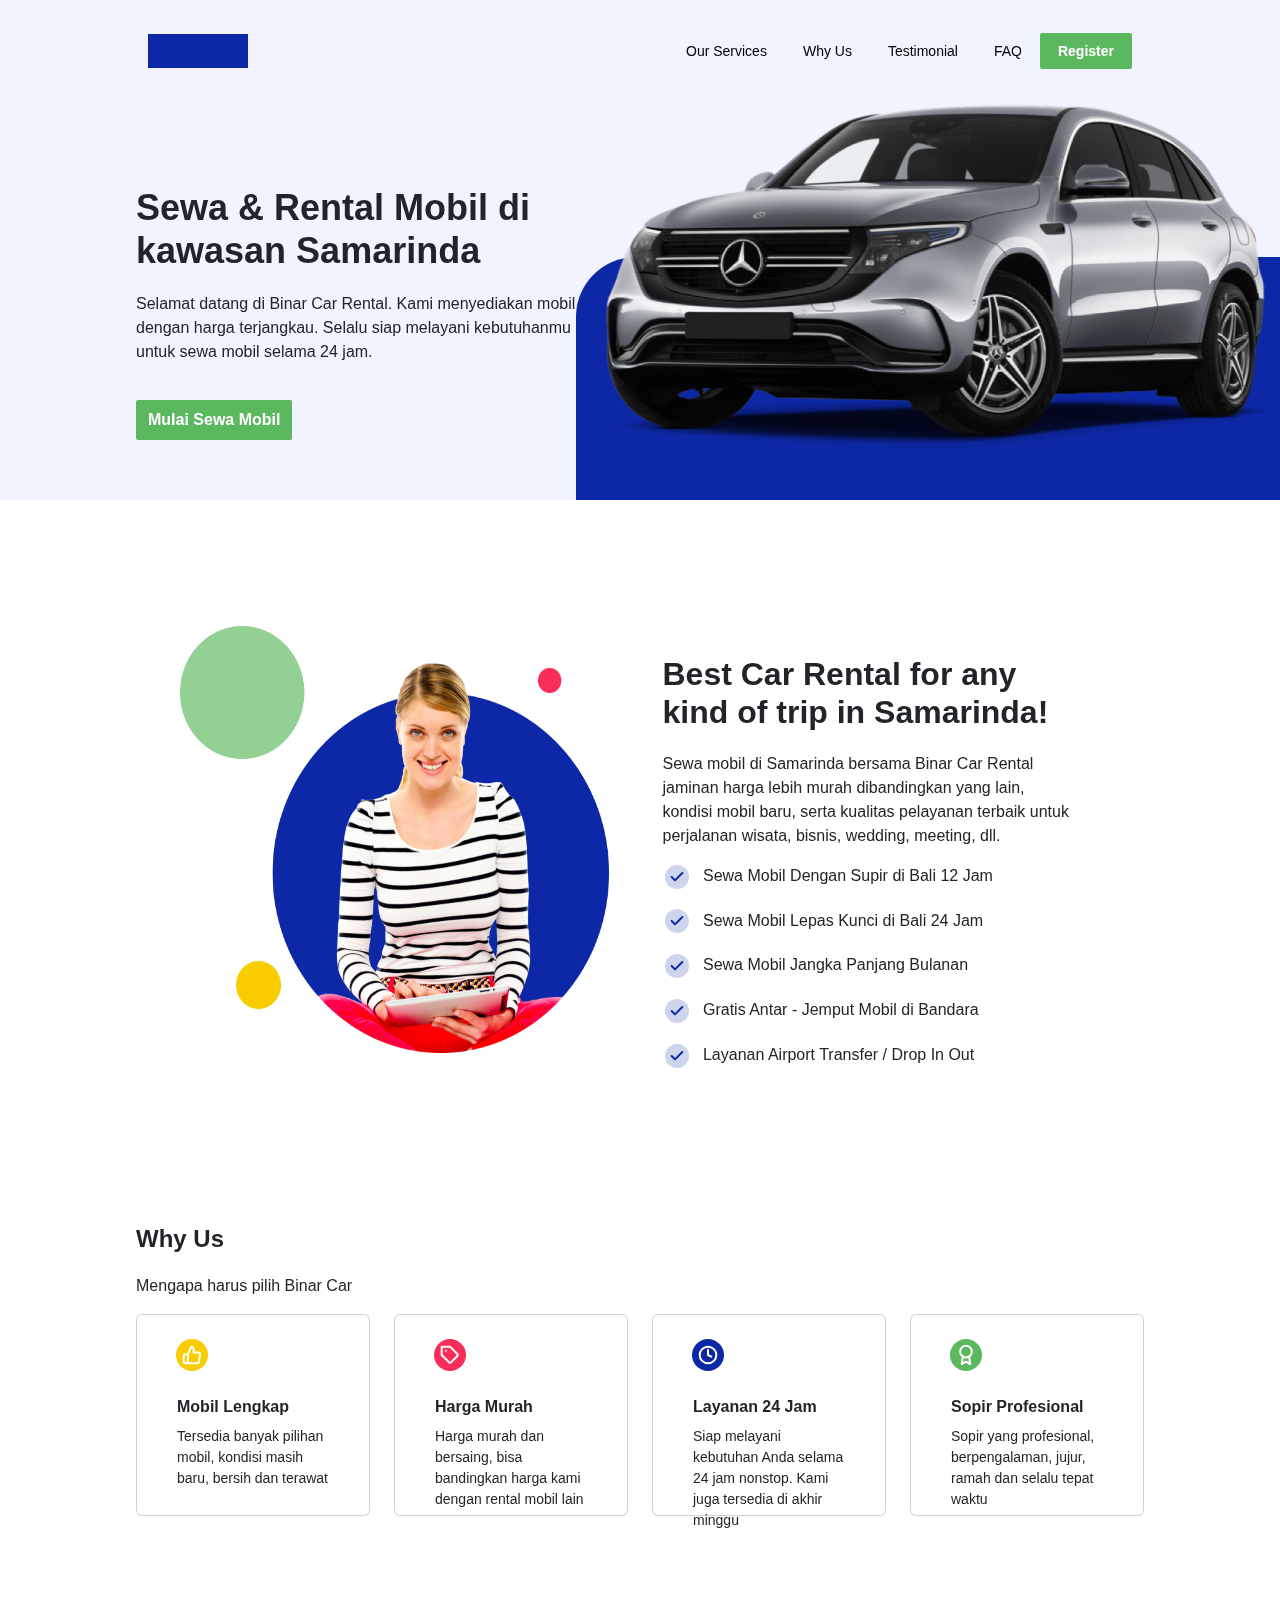
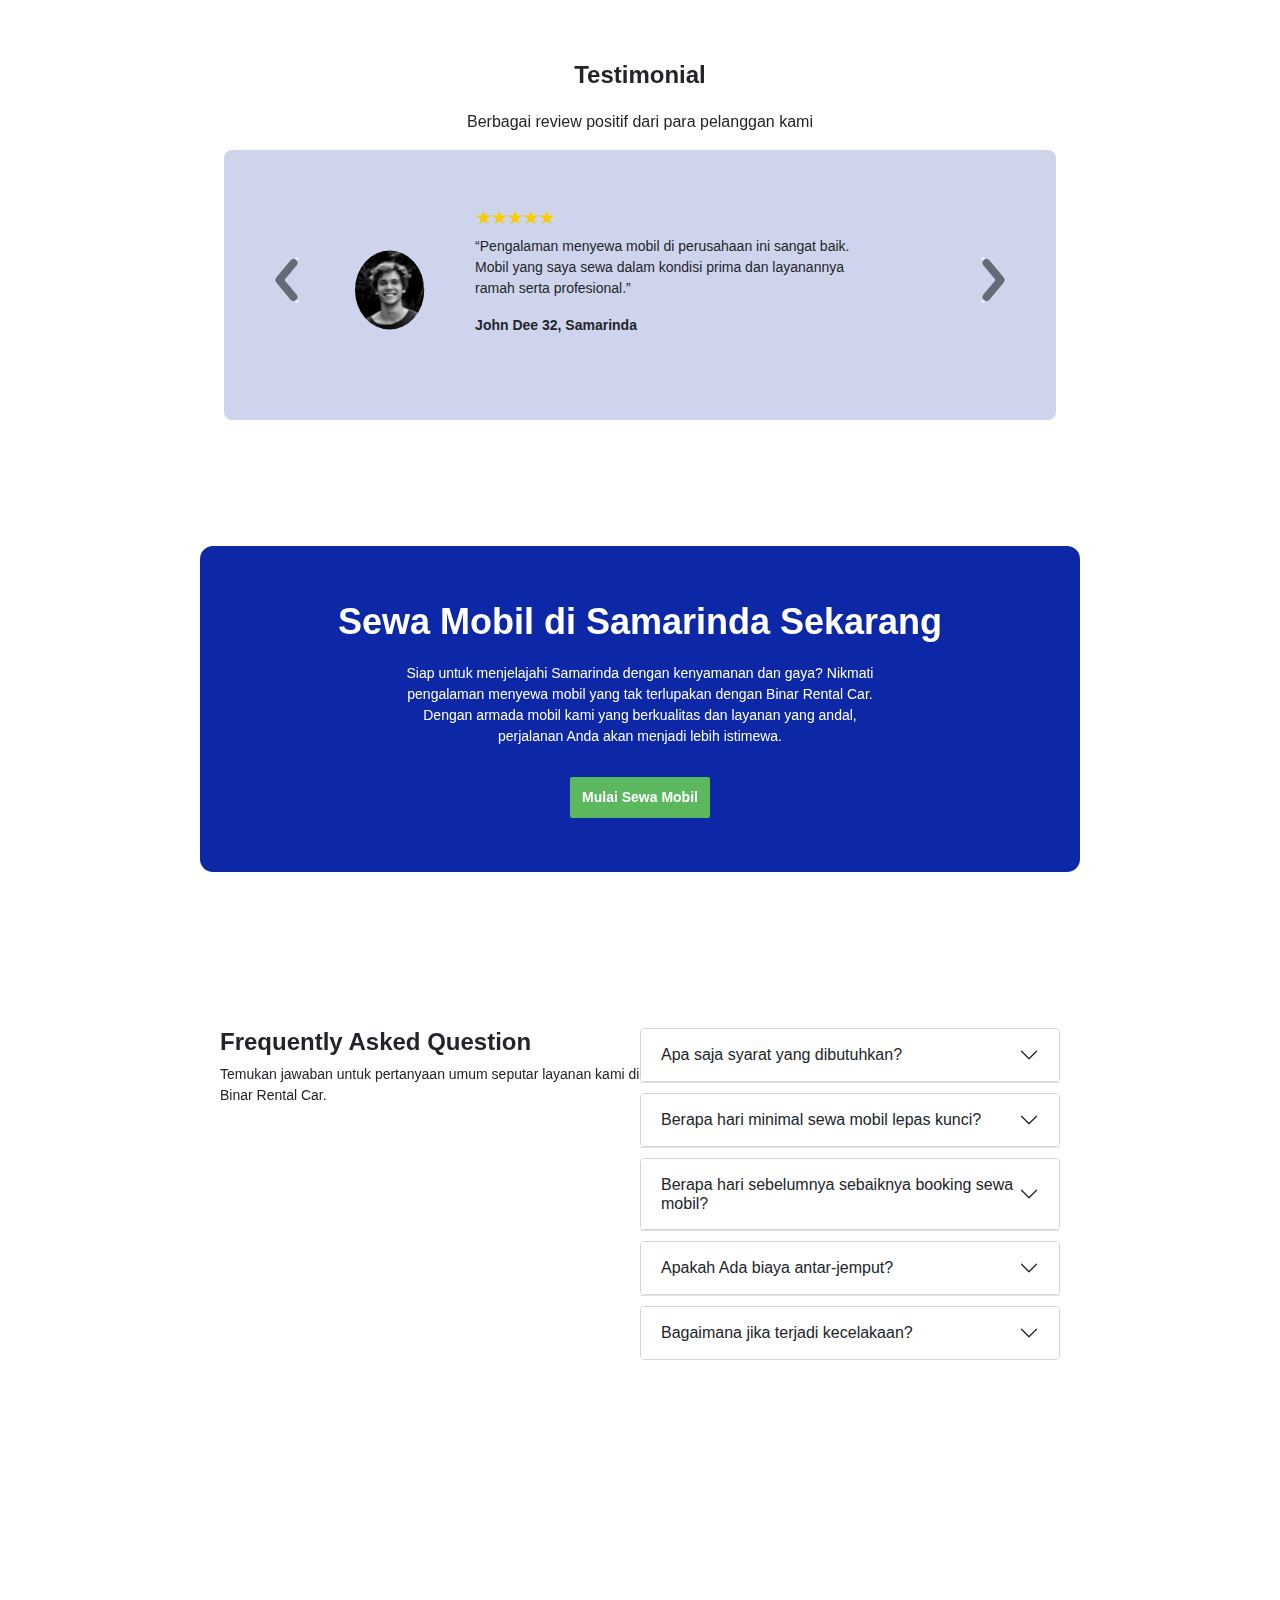
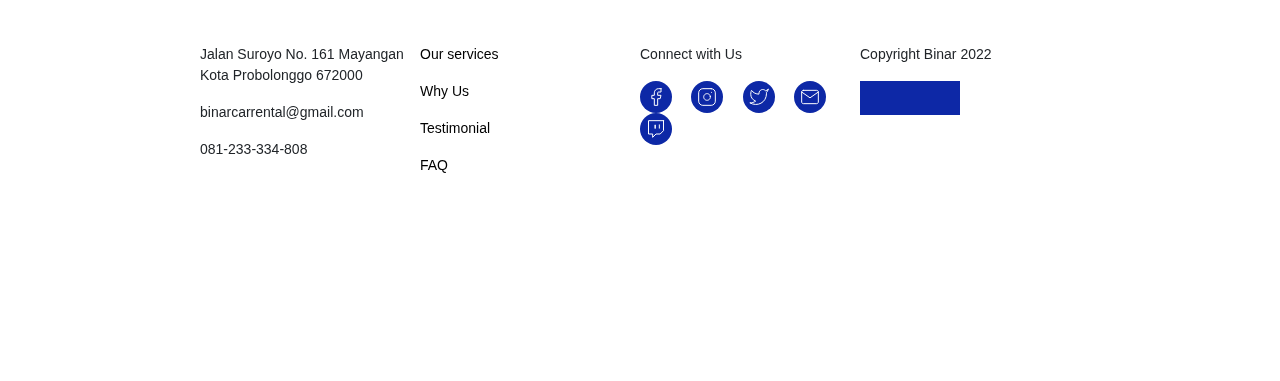
<file: index.html>
<!DOCTYPE html>
<html lang="en">
<head>
    <meta charset="UTF-8">
    <meta name="viewport" content="width=device-width, initial-scale=1.0">
    <title>Binar Rental Car</title>
    <link rel="icon" href="assets/img/car.png">
    <link rel="stylesheet" href="assets/css/bootstrap.min.css">
    <link rel="stylesheet" href="assets/css/style.css">
    <link href="https://cdn.jsdelivr.net/npm/bootstrap@5.3.1/dist/css/bootstrap.min.css" rel="stylesheet" integrity="sha384-4bw+/aepP/YC94hEpVNVgiZdgIC5+VKNBQNGCHeKRQN+PtmoHDEXuppvnDJzQIu9" crossorigin="anonymous">
</head>
<body>
    <div id="hero">
        <nav id="container-navigation" class="navbar navbar-expand-lg">
            <div class="container-fluid">
                <a class="navbar-brand" href="#"></a>
                <button class="navbar-toggler" type="button" data-bs-toggle="collapse" data-bs-target="#navbarNav" aria-controls="navbarNav" aria-expanded="false" aria-label="Toggle navigation">
                    <span class="navbar-toggler-icon"></span>
                </button>            
                <div id="layer"></div>
                <div class="collapse navbar-collapse" id="navbarNav">
                    <ul class="navbar-nav ms-auto">
                        <li class="nav-item">
                            <a class="nav-link active" aria-current="page" href="#main">Our Services</a>
                        </li>
                        <li class="nav-item ">
                            <a class="nav-link active" href="#why-us">Why Us</a>
                        </li>
                        <li class="nav-item ">
                            <a class="nav-link active" href="#testimonial">Testimonial</a>
                        </li>
                        <li class="nav-item ">
                            <a class="nav-link active" href="#fqa">FAQ</a>
                        </li>
                        <li class="nav-item register-button">
                            <a class="nav-link active" href="#">Register</a>
                        </li>
                    </ul>
                </div>
                <div id="sidebar">
                    <div id="container-sidebar" class="none">
                        <div>
                            <span id="bcr">
                                <a href="#">BCR</a>
                            </span>
                            <span id="exit">
                                <button><img src="assets/img/fi_x.svg" width="24px" alt=""></button>
                            </span>
                        </div>
                        <div id="sidebar-navigation">
                            <ul class="navbar-nav ms-auto">
                                <li class="nav-item">
                                    <a class="nav-link active" aria-current="page" href="#main">Our Services</a>
                                </li>
                                <li class="nav-item ">
                                    <a class="nav-link active" href="#why-us">Why Us</a>
                                </li>
                                <li class="nav-item ">
                                    <a class="nav-link active" href="#testimonial">Testimonial</a>
                                </li>
                                <li class="nav-item ">
                                    <a class="nav-link active" href="#fqa">FAQ</a>
                                </li>
                                <li class="nav-item sidebar-register">
                                    <a class="nav-link active" href="#">Register</a>
                                </li>
                            </ul>
                        </div>
                    </div>
                </div>
            </div>
        </nav>
        <div id="hero-content">
            <div id="hero-text">
                <h1>Sewa &amp; Rental Mobil di<br>
                    kawasan Samarinda
                </h1>
                <p>
                    Selamat datang di Binar Car Rental. Kami menyediakan mobil kualitas<br>dengan harga terjangkau. Selalu siap melayani kebutuhanmu<br>untuk sewa mobil selama 24 jam.
                </p>
                <a class="nav-link active" href="#">Mulai Sewa Mobil</a>
            </div>
            <div id="hero-image">
                <img src="assets/img/img_car.png" alt="">
            </div>
        </div>
    </div>
    <div id="main" class="d-flex justify-content-center">
        <div id="main-image">
            <img src="assets/img/img_service.png" alt="">
        </div>
        <div id="main-content">
            <h2>Best Car Rental for any kind of trip in Samarinda!</h2>
            <p>Sewa mobil di Samarinda bersama Binar Car Rental jaminan harga lebih murah dibandingkan yang lain, kondisi mobil baru, serta kualitas pelayanan terbaik untuk perjalanan wisata, bisnis, wedding, meeting, dll.</p>
            <ul>
                <li>
                    <img src="assets/img/check-list.svg" alt="" class="check-icon">
                    <span>Sewa Mobil Dengan Supir di Bali 12 Jam</span>
                </li>
                <li>
                    <img src="assets/img/check-list.svg" alt="" class="check-icon">
                    <span>Sewa Mobil Lepas Kunci di Bali 24 Jam</span>
                </li>
                <li>
                    <img src="assets/img/check-list.svg" alt="" class="check-icon">
                    <span>Sewa Mobil Jangka Panjang Bulanan</span>
                </li>
                <li>
                    <img src="assets/img/check-list.svg" alt="" class="check-icon">
                    <span>Gratis Antar - Jemput Mobil di Bandara</span>
                </li>
                <li>
                    <img src="assets/img/check-list.svg" alt="" class="check-icon">
                    <span>Layanan Airport Transfer / Drop In Out</span>
                </li>
            </ul>
        </div>
    </div>
    <div id="why-us">
        <h2>Why Us</h2>
        <p>Mengapa harus pilih Binar Car</p>
        <div id="card">
            <div id="card-container" class="row row-cols-1 row-cols-md-4 g-4">
                <div class="col">
                  <div class="card p-4">
                    <img src="assets/img/icon_complete.svg" class="card-img-top" alt="...">
                    <div class="card-body">
                      <h5 class="card-title">Mobil Lengkap</h5>
                      <p class="card-text">Tersedia banyak pilihan mobil, kondisi masih baru, bersih dan terawat</p>
                    </div>
                  </div>
                </div>
                <div class="col">
                  <div class="card p-4">
                    <img src="assets/img//icon_price.svg" class="card-img-top" alt="...">
                    <div class="card-body">
                      <h5 class="card-title">Harga Murah</h5>
                      <p class="card-text">Harga murah dan bersaing, bisa bandingkan harga kami dengan rental mobil lain</p>
                    </div>
                  </div>
                </div>
                <div class="col">
                  <div class="card p-4">
                    <img src="assets/img/icon_24hrs.svg" class="card-img-top" alt="...">
                    <div class="card-body">
                      <h5 class="card-title">Layanan 24 Jam</h5>
                      <p class="card-text">Siap melayani kebutuhan Anda selama 24 jam nonstop. Kami juga tersedia di akhir minggu</p>
                    </div>
                  </div>
                </div>
                <div class="col">
                  <div class="card p-4">
                    <img src="assets/img/icon_professional.svg" class="card-img-top" alt="...">
                    <div class="card-body">
                      <h5 class="card-title">Sopir Profesional</h5>
                      <p class="card-text">Sopir yang profesional, berpengalaman, jujur, ramah dan selalu tepat waktu</p>
                    </div>
                  </div>
                </div>
              </div>
        </div>
    </div>
    <div id="testimonial">
        <h2>Testimonial</h2>
        <p>Berbagai review positif dari para pelanggan kami</p>
        
        <div id="carouselExample" class="carousel slide">
            <div class="carousel-inner">
                <div class="carousel-item active">
                    <div class="w-100">
                        <div class="testimonial-content">
                            <img src="assets/img/img_photo.svg" alt="" width="70.22px">
                            <div class="testimonial-review">
                                <img src="assets/img/Rate.svg" alt="" width="80px" height="16px">
                                <p>“Pengalaman menyewa mobil di perusahaan ini sangat baik. Mobil yang saya sewa dalam kondisi prima dan layanannya ramah serta profesional.”</p>
                                <p><strong>John Dee 32, Samarinda</strong></p>
                            </div>
                        </div>
                    </div>
                </div>
                <div class="carousel-item">
                  <div class="w-100">
                    <div class="testimonial-content">
                        <img src="assets/img/img_photo.svg" alt="" width="70.22px">
                        <div class="testimonial-review">
                            <img src="assets/img/Rate.svg" alt="" width="80px" height="16px">
                            <p>“Saya senang dengan pilihan mobil yang variatif dan kondisinya yang terawat dengan baik. Pemesanan online juga sangat mudah.”</p>
                            <p><strong>Rizky 22, Samarinda</strong></p>
                        </div>
                    </div>
                    </div>
                </div>
                <div class="carousel-item">
                    <div class="w-100">
                        <div class="testimonial-content">
                            <img src="assets/img/img_photo.svg" alt="" width="70.22px">
                            <div class="testimonial-review">
                                <img src="assets/img/Rate.svg" alt="" width="80px" height="16px">
                                <p>“Pertama kali mencoba layanan sewa mobil di sini dan saya cukup puas dengan pengalaman tersebut. Mobil yang disediakan dalam keadaan bersih dan terawat. ”</p>
                                <p><strong>Dian 24, Samarinda</strong></p>
                            </div>
                        </div>
                    </div>
                </div>
            </div>
            <button class="carousel-control-prev" type="button" data-bs-target="#carouselExample" data-bs-slide="prev">
              <img src="assets/img/Left button.svg" class="carousel-control-prev-icon" aria-hidden="true">
              <span class="visually-hidden">Previous</span>
            </button>
            <button class="carousel-control-next" type="button" data-bs-target="#carouselExample" data-bs-slide="next">
              <img src="assets/img/Right button.svg" class="carousel-control-next-icon" aria-hidden="true">
              <span class="visually-hidden">Next</span>
            </button>
          </div>
    
        </div>
    </div>
    <div id="started">
        <div id="container-started">
            <div id="started-content">
                <h2>Sewa Mobil di Samarinda Sekarang</h2>
                <p>Siap untuk menjelajahi Samarinda dengan kenyamanan dan gaya? Nikmati pengalaman menyewa mobil yang tak terlupakan dengan Binar Rental Car. Dengan armada mobil kami yang berkualitas dan layanan yang andal, perjalanan Anda akan menjadi lebih istimewa. </p>
                <a id="rentcar" class="nav-link active" href="#">Mulai Sewa Mobil</a>
            </div>
        </div>
    </div>
    <div id="fqa">
        <div id="container-fqa">
            <div id="left-fqa">
                <h2>Frequently Asked Question</h2>
                <p>Temukan jawaban untuk pertanyaan umum seputar layanan kami di Binar Rental Car.</p>
            </div>
            <div id="right-fqa" class="dropdown">
                
                <div class="accordion accordion-flush" id="accordionFlushExample">
                    <div class="accordion-item">
                      <h2 class="accordion-header fqa-button">
                        <button class="accordion-button collapsed" type="button" data-bs-toggle="collapse" data-bs-target="#flush-collapseOne" aria-expanded="false" aria-controls="flush-collapseOne">
                        Apa saja syarat yang dibutuhkan?
                        </button>
                      </h2>
                      <div id="flush-collapseOne" class="accordion-collapse collapse" data-bs-parent="#accordionFlushExample">
                        <div class="accordion-body">Untuk menyewa mobil di perusahaan kami, Anda perlu memiliki SIM (Surat Izin Mengemudi) yang masih berlaku, kartu identitas diri yang sah, dan deposit sesuai dengan jenis mobil yang Anda pilih. Deposit akan dikembalikan setelah mobil dikembalikan dalam kondisi baik.</div>
                      </div>
                    </div>
                    <div class="accordion-item">
                      <h2 class="accordion-header fqa-button">
                        <button class="accordion-button collapsed" type="button" data-bs-toggle="collapse" data-bs-target="#flush-collapseTwo" aria-expanded="false" aria-controls="flush-collapseTwo">
                            Berapa hari minimal sewa mobil lepas kunci?
                        </button>
                      </h2>
                      <div id="flush-collapseTwo" class="accordion-collapse collapse" data-bs-parent="#accordionFlushExample">
                        <div class="accordion-body">Hari minimal sewa mobil lepas kunci di perusahaan kami adalah 1 hari (24 jam). Jika Anda membutuhkan waktu lebih singkat, Anda masih akan dikenakan biaya sewa untuk 1 hari penuh.</div>
                      </div>
                    </div>
                    <div class="accordion-item">
                      <h2 class="accordion-header fqa-button">
                        <button class="accordion-button collapsed" type="button" data-bs-toggle="collapse" data-bs-target="#flush-collapseThree" aria-expanded="false" aria-controls="flush-collapseThree">
                            Berapa hari sebelumnya sebaiknya booking sewa mobil?
                        </button>
                      </h2>
                      <div id="flush-collapseThree" class="accordion-collapse collapse" data-bs-parent="#accordionFlushExample">
                        <div class="accordion-body">Kami merekomendasikan Anda untuk melakukan pemesanan sewa mobil secepatnya, minimal 3-7 hari sebelum rencana pemakaian. Hal ini akan membantu kami untuk memastikan ketersediaan mobil yang sesuai dengan kebutuhan Anda.</div>
                      </div>
                    </div>
                    <div class="accordion-item">
                      <h2 class="accordion-header fqa-button">
                        <button class="accordion-button collapsed" type="button" data-bs-toggle="collapse" data-bs-target="#flush-collapseFour" aria-expanded="false" aria-controls="flush-collapseFour">
                            Apakah Ada biaya antar-jemput?
                        </button>
                      </h2>
                      <div id="flush-collapseFour" class="accordion-collapse collapse" data-bs-parent="#accordionFlushExample">
                        <div class="accordion-body">Ya, kami menyediakan layanan antar-jemput dengan biaya tambahan tergantung lokasi pengantaran. Biaya ini dapat bervariasi berdasarkan jarak dan jenis mobil yang Anda pilih. Untuk informasi lebih lanjut, silakan hubungi tim layanan pelanggan kami.</div>
                      </div>
                    </div>
                    <div class="accordion-item">
                      <h2 class="accordion-header fqa-button">
                        <button class="accordion-button collapsed" type="button" data-bs-toggle="collapse" data-bs-target="#flush-collapseFive" aria-expanded="false" aria-controls="flush-collapseFive">
                            Bagaimana jika terjadi kecelakaan?
                        </button>
                      </h2>
                      <div id="flush-collapseFive" class="accordion-collapse collapse" data-bs-parent="#accordionFlushExample">
                        <div class="accordion-body">Jika terjadi kecelakaan, segera hubungi tim layanan pelanggan kami dan laporkan kejadian tersebut. Pastikan Anda juga menghubungi pihak berwenang jika diperlukan. Semua mobil kami dilengkapi dengan asuransi standar untuk perlindungan, namun, pastikan untuk membaca dan memahami ketentuan dan tanggung jawab dalam perjanjian sewa kami.</div>
                      </div>
                    </div>
                </div>
            </div>
            
        </div>
    </div>
    <div id="footer">
        <div id="container-footer">
            <div>
                <p>Jalan Suroyo No. 161 Mayangan Kota Probolonggo 672000</p>
                <p>binarcarrental@gmail.com</p>
                <p>081-233-334-808</p>
            </div>
            <div id="footer-link">
                <p>
                    <a href="#main">Our services</a>
                </p>
                <p>
                    <a href="#why-us">Why Us</a>
                </p>
                <p>
                    <a href="#testimonial">Testimonial</a>
                </p>
                <p>
                    <a href="#fqa">FAQ</a>
                </p>
            </div>
            <div class="connect">
                <p>Connect with Us</p>
                <div class="social">
                    <img src="assets/img/icon_facebook.svg" alt="">
                    <img src="assets/img/icon_instagram.svg" alt="">
                    <img src="assets/img/icon_twitter.svg" alt="">
                    <img src="assets/img/icon_mail.svg" alt="">
                    <img src="assets/img/icon_twitch.svg" alt="">
                </div>
            </div>
            <div>
                <p>Copyright Binar 2022</p>
                <a id="copyright" href="#"></a>
            </div>
        </div>
    </div>
<script src="assets/js/bootstrap.min.js"></script>
<script src="assets/js/script.js"></script>
<script src="https://cdn.jsdelivr.net/npm/bootstrap@5.3.1/dist/js/bootstrap.bundle.min.js" integrity="sha384-HwwvtgBNo3bZJJLYd8oVXjrBZt8cqVSpeBNS5n7C8IVInixGAoxmnlMuBnhbgrkm" crossorigin="anonymous"></script>
</body>
</html>
</file>
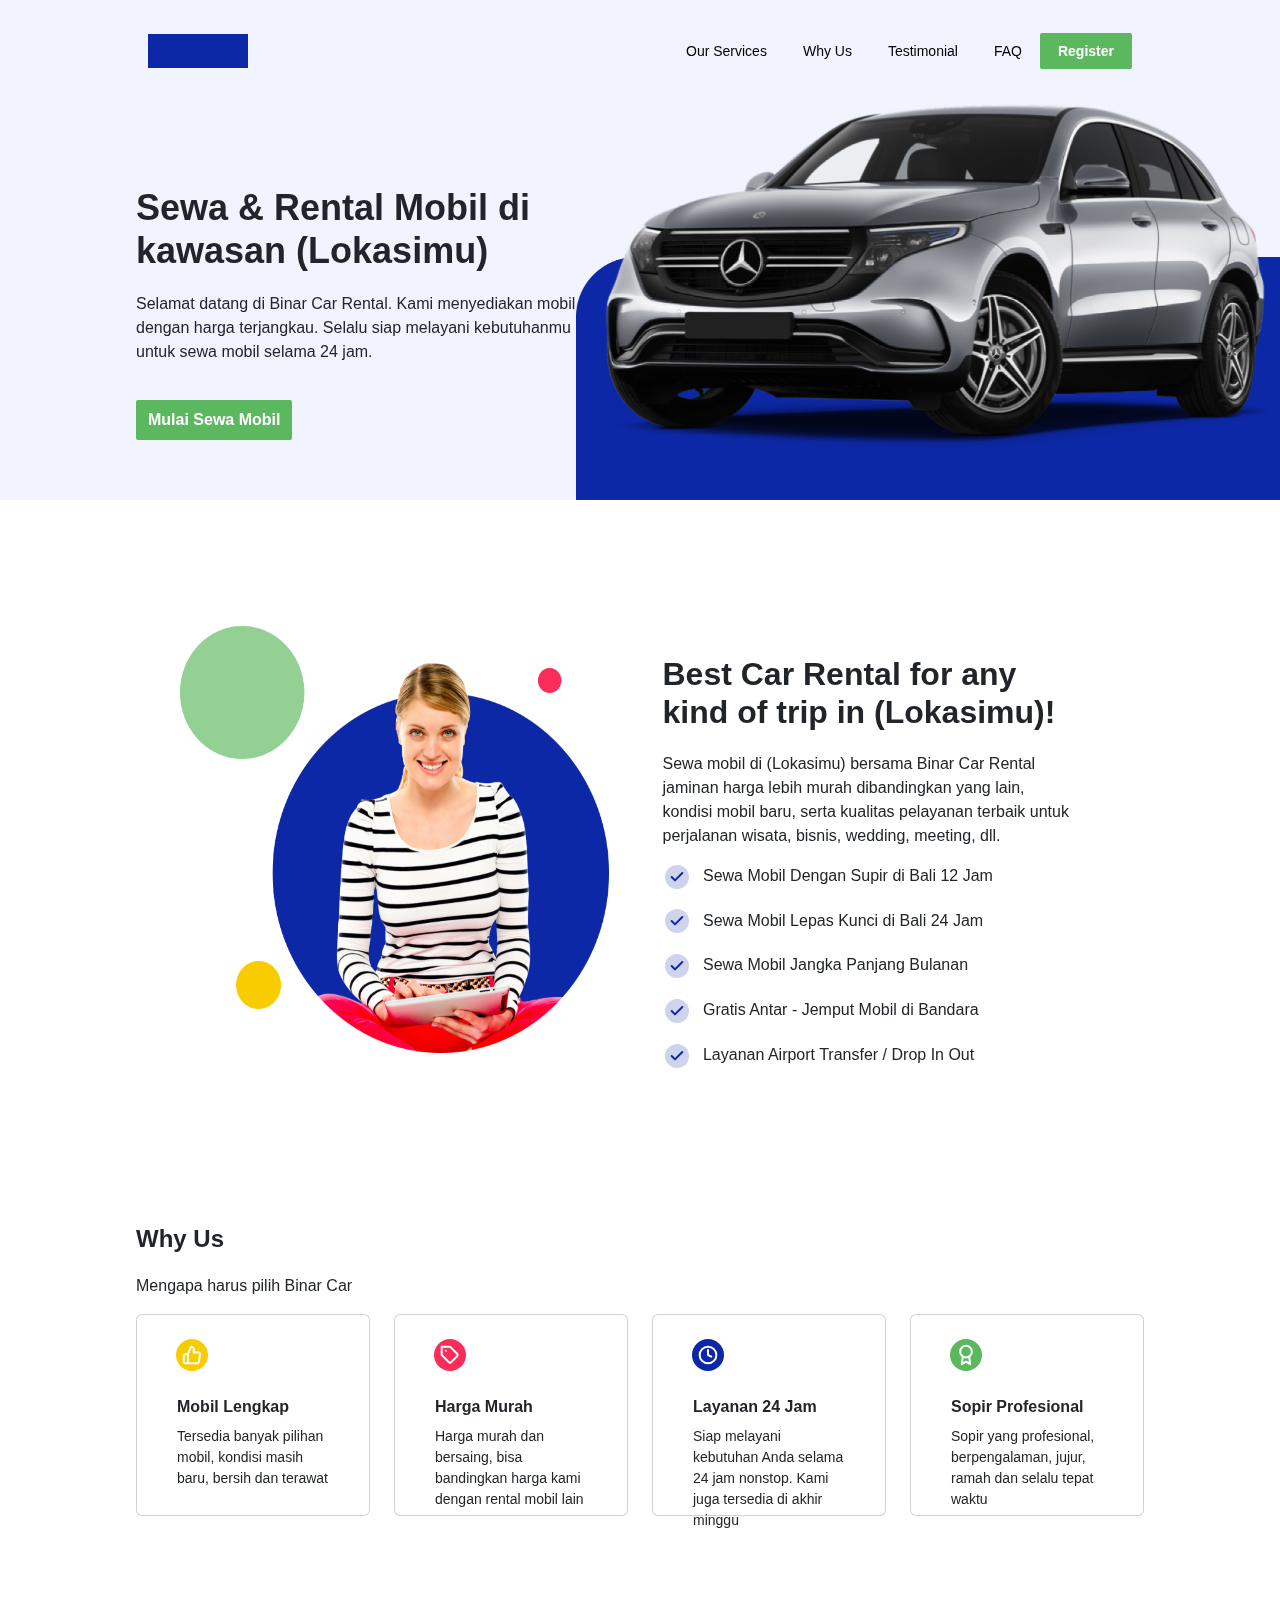
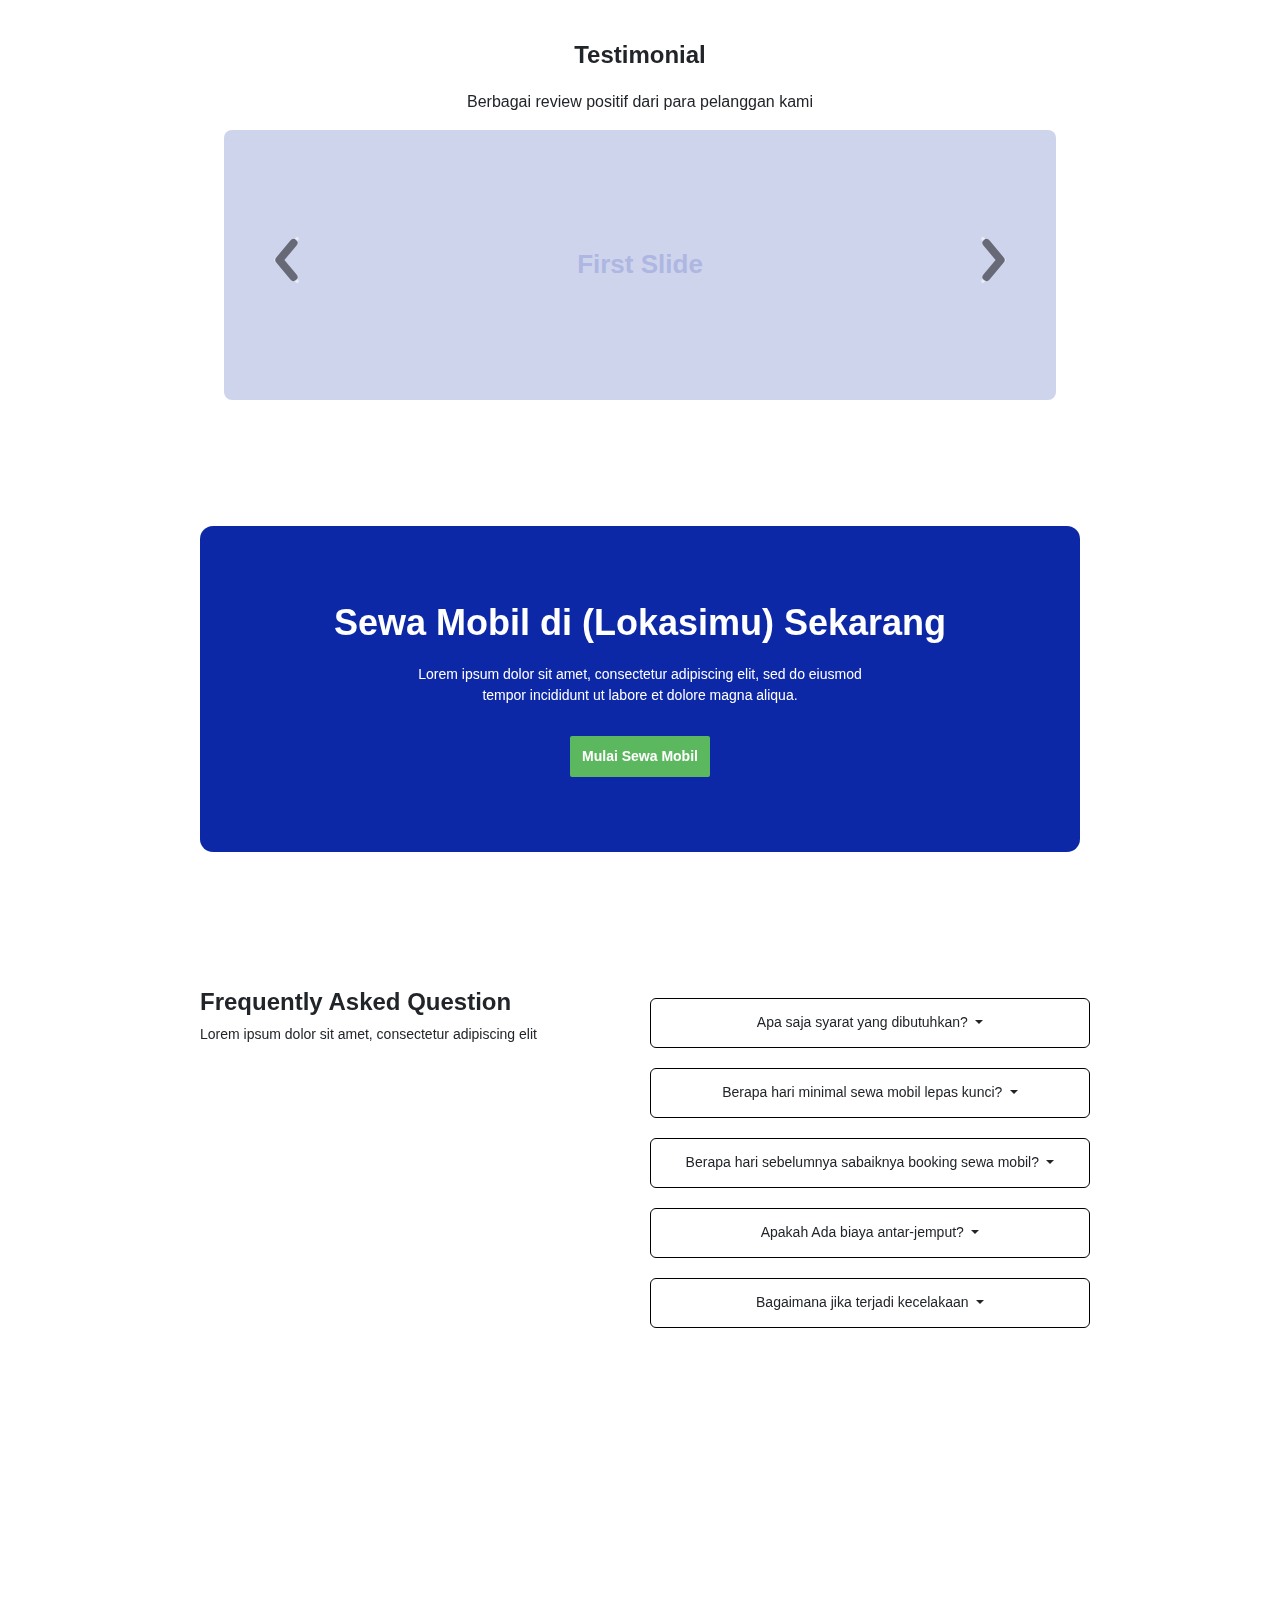
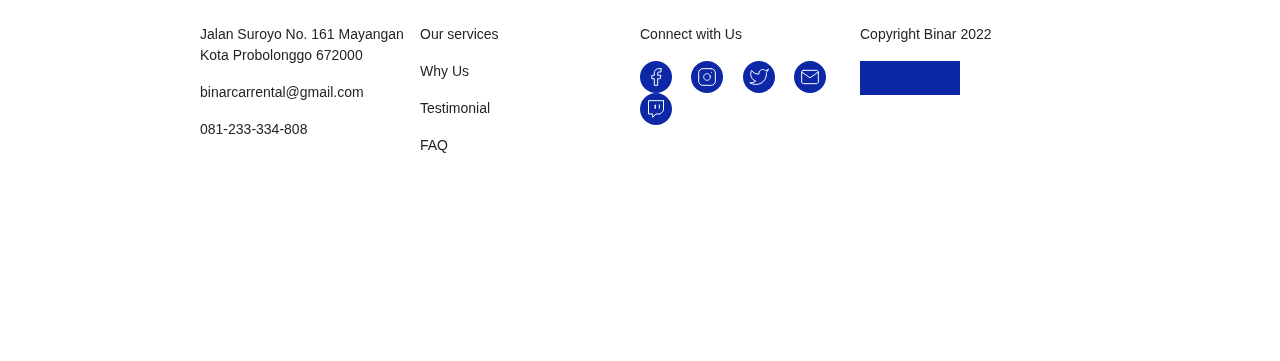
<file: challenge-01/index.html>
<!DOCTYPE html>
<html lang="en">
<head>
    <meta charset="UTF-8">
    <meta name="viewport" content="width=device-width, initial-scale=1.0">
    <title>Document</title>
    <link rel="stylesheet" href="css/bootstrap.min.css">
    <link rel="stylesheet" href="css/style.css">
    <link href="https://cdn.jsdelivr.net/npm/bootstrap@5.3.1/dist/css/bootstrap.min.css" rel="stylesheet" integrity="sha384-4bw+/aepP/YC94hEpVNVgiZdgIC5+VKNBQNGCHeKRQN+PtmoHDEXuppvnDJzQIu9" crossorigin="anonymous">
</head>
<body>
    <div id="hero">
        <nav id="container-navigation" class="navbar navbar-expand-lg">
            <div class="container-fluid">
                <a class="navbar-brand" href="#"></a>
                <button class="navbar-toggler" type="button" data-bs-toggle="collapse" data-bs-target="#navbarNav" aria-controls="navbarNav" aria-expanded="false" aria-label="Toggle navigation">
                    <span class="navbar-toggler-icon"></span>
                </button>            
                <div id="layer"></div>
                <div class="collapse navbar-collapse" id="navbarNav">
                    <ul class="navbar-nav ms-auto">
                        <li class="nav-item">
                            <a class="nav-link active" aria-current="page" href="#">Our Services</a>
                        </li>
                        <li class="nav-item ">
                            <a class="nav-link active" href="#">Why Us</a>
                        </li>
                        <li class="nav-item ">
                            <a class="nav-link active" href="#">Testimonial</a>
                        </li>
                        <li class="nav-item ">
                            <a class="nav-link active" >FAQ</a>
                        </li>
                        <li class="nav-item register-button">
                            <a class="nav-link active" href="#">Register</a>
                        </li>
                    </ul>
                </div>
                <div id="sidebar">
                    <div id="container-sidebar" class="none">
                        <span id="cbr">
                            <a href="#">CBR</a>
                        </span>
                        <span id="exit">
                            <button><img src="img/fi_x.svg" width="24px" alt=""></button>
                        </span>
                    </div>
                </div>
            </div>
        </nav>
        <div id="hero-content">
            <div id="hero-text">
                <h1>Sewa &amp; Rental Mobil di<br>
                    kawasan (Lokasimu)
                </h1>
                <p>
                    Selamat datang di Binar Car Rental. Kami menyediakan mobil kualitas<br>dengan harga terjangkau. Selalu siap melayani kebutuhanmu<br>untuk sewa mobil selama 24 jam.
                </p>
                <a class="nav-link active" href="#">Mulai Sewa Mobil</a>
            </div>
            <div id="hero-image">
                <img src="img/img_car.png" alt="">
            </div>
        </div>
    </div>
    <div id="main" class="d-flex justify-content-center">
        <div id="main-image">
            <img src="img/img_service.png" alt="">
        </div>
        <div id="main-content">
            <h2>Best Car Rental for any kind of trip in (Lokasimu)!</h2>
            <p>Sewa mobil di (Lokasimu) bersama Binar Car Rental jaminan harga lebih murah dibandingkan yang lain, kondisi mobil baru, serta kualitas pelayanan terbaik untuk perjalanan wisata, bisnis, wedding, meeting, dll.</p>
            <ul>
                <li>
                    <img src="img/check-list.svg" alt="" class="check-icon">
                    <span>Sewa Mobil Dengan Supir di Bali 12 Jam</span>
                </li>
                <li>
                    <img src="img/check-list.svg" alt="" class="check-icon">
                    <span>Sewa Mobil Lepas Kunci di Bali 24 Jam</span>
                </li>
                <li>
                    <img src="img/check-list.svg" alt="" class="check-icon">
                    <span>Sewa Mobil Jangka Panjang Bulanan</span>
                </li>
                <li>
                    <img src="img/check-list.svg" alt="" class="check-icon">
                    <span>Gratis Antar - Jemput Mobil di Bandara</span>
                </li>
                <li>
                    <img src="img/check-list.svg" alt="" class="check-icon">
                    <span>Layanan Airport Transfer / Drop In Out</span>
                </li>
            </ul>
        </div>
    </div>
    <div id="why-us">
        <h2>Why Us</h2>
        <p>Mengapa harus pilih Binar Car</p>
        <div id="card">
            <div id="card-container" class="row row-cols-1 row-cols-md-4 g-4">
                <div class="col">
                  <div class="card p-4">
                    <img src="img/icon_complete.svg" class="card-img-top" alt="...">
                    <div class="card-body">
                      <h5 class="card-title">Mobil Lengkap</h5>
                      <p class="card-text">Tersedia banyak pilihan mobil, kondisi masih baru, bersih dan terawat</p>
                    </div>
                  </div>
                </div>
                <div class="col">
                  <div class="card p-4">
                    <img src="img//icon_price.svg" class="card-img-top" alt="...">
                    <div class="card-body">
                      <h5 class="card-title">Harga Murah</h5>
                      <p class="card-text">Harga murah dan bersaing, bisa bandingkan harga kami dengan rental mobil lain</p>
                    </div>
                  </div>
                </div>
                <div class="col">
                  <div class="card p-4">
                    <img src="img/icon_24hrs.svg" class="card-img-top" alt="...">
                    <div class="card-body">
                      <h5 class="card-title">Layanan 24 Jam</h5>
                      <p class="card-text">Siap melayani kebutuhan Anda selama 24 jam nonstop. Kami juga tersedia di akhir minggu</p>
                    </div>
                  </div>
                </div>
                <div class="col">
                  <div class="card p-4">
                    <img src="img/icon_professional.svg" class="card-img-top" alt="...">
                    <div class="card-body">
                      <h5 class="card-title">Sopir Profesional</h5>
                      <p class="card-text">Sopir yang profesional, berpengalaman, jujur, ramah dan selalu tepat waktu</p>
                    </div>
                  </div>
                </div>
              </div>
        </div>
    </div>
    <div id="testimonial">
        <h2>Testimonial</h2>
        <p>Berbagai review positif dari para pelanggan kami</p>
        
        <div id="carouselExample" class="carousel slide">
            <div class="carousel-inner">
                <div class="carousel-item active">
                    <div class="w-100">
                        <p>First Slide</p>
                    </div>
                </div>
                <div class="carousel-item">
                  <div class="w-100">
                        <p>Second Slide</p>
                    </div>
                </div>
                <div class="carousel-item">
                    <div class="w-100">
                        <p>Third Slide</p>
                    </div>
                </div>
            </div>
            <button class="carousel-control-prev" type="button" data-bs-target="#carouselExample" data-bs-slide="prev">
              <img src="img/Left button.svg" class="carousel-control-prev-icon" aria-hidden="true">
              <span class="visually-hidden">Previous</span>
            </button>
            <button class="carousel-control-next" type="button" data-bs-target="#carouselExample" data-bs-slide="next">
              <img src="img/Right button.svg" class="carousel-control-next-icon" aria-hidden="true">
              <span class="visually-hidden">Next</span>
            </button>
          </div>
    
        </div>
    </div>
    <div id="started">
        <div id="container-started">
            <div id="started-content">
                <h2>Sewa Mobil di (Lokasimu) Sekarang</h2>
                <p>Lorem ipsum dolor sit amet, consectetur adipiscing elit, sed do eiusmod tempor incididunt ut labore et dolore magna aliqua. </p>
                <a id="rentcar" class="nav-link active" href="#">Mulai Sewa Mobil</a>
            </div>
        </div>
    </div>
    <div id="fqa">
        <div id="container-fqa">
            <div id="left-fqa">
                <h2>Frequently Asked Question</h2>
                <p>Lorem ipsum dolor sit amet, consectetur adipiscing elit</p>
            </div>
            <div id="right-fqa" class="dropdown">
                <button class="btn dropdown-toggle" type="button" data-bs-toggle="dropdown" aria-expanded="false">
                    Apa saja syarat yang dibutuhkan?
                </button>
                <button class="btn dropdown-toggle" type="button" data-bs-toggle="dropdown" aria-expanded="false">
                    Berapa hari minimal sewa mobil lepas kunci?
                </button>
                <button class="btn dropdown-toggle" type="button" data-bs-toggle="dropdown" aria-expanded="false">
                    Berapa hari sebelumnya sabaiknya booking sewa mobil?
                </button>
                <button class="btn dropdown-toggle" type="button" data-bs-toggle="dropdown" aria-expanded="false">
                    Apakah Ada biaya antar-jemput?
                </button>
                <button class="btn dropdown-toggle" type="button" data-bs-toggle="dropdown" aria-expanded="false">
                    Bagaimana jika terjadi kecelakaan
                </button>
            </div>
        </div>
    </div>
    <div id="footer">
        <div id="container-footer">
            <div>
                <p>Jalan Suroyo No. 161 Mayangan Kota Probolonggo 672000</p>
                <p>binarcarrental@gmail.com</p>
                <p>081-233-334-808</p>
            </div>
            <div>
                <p>Our services</p>
                <p>Why Us</p>
                <p>Testimonial</p>
                <p>FAQ</p>
            </div>
            <div class="connect">
                <p>Connect with Us</p>
                <div class="social">
                    <img src="img/icon_facebook.svg" alt="">
                    <img src="img/icon_instagram.svg" alt="">
                    <img src="img/icon_twitter.svg" alt="">
                    <img src="img/icon_mail.svg" alt="">
                    <img src="img/icon_twitch.svg" alt="">
                </div>
            </div>
            <div>
                <p>Copyright Binar 2022</p>
                <a id="copyright" href="#"></a>
            </div>
        </div>
    </div>
<script src="js/bootstrap.min.js"></script>
<script src="js/script.js"></script>
<script src="https://cdn.jsdelivr.net/npm/bootstrap@5.3.1/dist/js/bootstrap.bundle.min.js" integrity="sha384-HwwvtgBNo3bZJJLYd8oVXjrBZt8cqVSpeBNS5n7C8IVInixGAoxmnlMuBnhbgrkm" crossorigin="anonymous"></script>
</body>
</html>
</file>
<file: assets/css/style.css>
*{
    font-family: Helvetica;
    padding:0;
    margin:0
    line-height:20px;
    /* border:1px solid black; */
}

body{
    overflow-x:hidden;
}

#container-navigation{
    /* background-color:#F1F3FF; */
}

#hero{
    padding:25px 136px;
    height:500px;
    background-color:#F1F3FF;
    position:relative;
    width:100vw;
}


#layer{
    position: fixed;
    top: 0;
    bottom: 0;
    left: 0;
    right: 0;
    background-color: black;
    opacity: 0;
    z-index: -1;
    transition: opacity 0.3s ease;
}

.navbar-brand{
    background-color:#0D28A6;
    width:100px;
    height:34px;
}

#sidebar{
    position: fixed;
    top: 0;
    bottom: 0;
    left: 50%;
    right: 0;
    background-color: white;
    opacity: 0.1;
    z-index: -1;
    padding:20px;
}

#sidebar a{
    text-decoration:none;
    font-size:14px;
    font-weight:700;
    color: black;
}

#sidebar-navigation{
    margin-top:20px;
}

#sidebar-navigation ul li a{
    font-weight:300;
    margin:5px 0;
}

#sidebar-navigation ul .sidebar-register a{
    background-color:#5CB85F;
    font-weight:700;
    border-radius:2px;
    padding:10px 20px;;
    color:white;
    display:inline-block;
}

#sidebar #exit{
    float:right;
}


#layer.active {
    opacity: 0.4;
    z-index: 1;
}

#sidebar.active{
    opacity: 1;
    z-index: 2;
}

.display{
    display:block;
}

.none{
    display:none;
}

#container-sidebar{
    z-index:4;
    /* background-color:#0D28A6; */
}

#navbarNav ul li{
    padding:0 10px;
    font-weight: 400;
    font-size: 14px;
    line-height:20px;
}

#navbarNav ul li button{
    margin-top:-5px;
}

#navbarNav ul .register-button{
    background-color:#5CB85F;
    font-weight:700;
    border-radius:2px;
}

#navbarNav ul .register-button a{
    color:white;
}

#hero-image{
    position:absolute;
    right:0;
    bottom:0;
}

#hero-image img{
    width:704px;
    height:407px;
}

#hero-text{
    position:absolute;
    bottom:60px;
}

#hero-text h1{
    font-weight:700;
    font-size:36px;
    margin-bottom:20px;
}

#hero-text a{
    background-color:#5CB85F;
    display:inline-block;
    color:white;
    padding:8px 12px;
    border-radius:2px;
    font-weight:700;
    margin-top:20px;
}

#main{
    margin-top:100px;
    padding:25px 136px;
    height:500px;
    position:relative;
    display:flex;
    gap:24px;
}

#main-image img{
    width:429px;
    height:428px;
}

#main-content{
    width:468px;
    padding:30px;
    height:356px;
}

#main-content ul{
    list-style-type:none;
    margin-left:-30px;
}

#main-content ul li{
    margin-bottom:20px;
}

#main-content ul li span{
    margin-left:10px;
}

#main h2{
    font-weight:700; 
    margin-bottom:20px;  
}

#why-us{
    margin-top:100px;
    padding:25px 136px;
}

#why-us h2{
    font-size:24px;
    font-weight:700;
    margin-bottom:20px;
}

#card img{
    width:32px;
    margin-left:15px;
}

#card .card-title{
    font-size:16px;
    font-weight:700;
    margin: 10px 0;
}

#card .card-text{
    font-size:14px;
}

#card-container .card-body{
    height:120px;
}

#testimonial {
    width:832px;
    margin:auto;
    text-align:center;
    margin-top:100px;
    padding-top:20px;
}

#testimonial h2{
    font-size:24px;
    font-weight:700;
    margin-bottom:20px;
}

#carouselExample .testimonial-content{
    display:flex;
    margin:auto;
    padding-top:10px;
}

#carouselExample .testimonial-review{
    display:inline-block;
    width:500px;
    padding:50px;
    text-align:left;
}

#carouselExample .testimonial-review img{
    display:inline-block;
    margin-bottom:10px;
}

#carouselExample .testimonial-review p{
    font-size:14px;
}

#testimonial .review{
    background-color:blue;   
}

#carouselExample{
    height:260px;
}

#carouselExample button img{
    width:56.77px;
    height:68px;
}

.carousel-item div{
    background-color:#CFD4ED;
    height:270px;
    display:flex;
    border-radius:8px;
}


#started {
    height:326px;
    background-color: #0D28A6;
    margin:136px 200px;
    border-radius:13px;
    display:flex;
}

#container-started{
    margin:auto;
    text-align:center;
}

#container-started h2{
    font-weight:700;
    font-size:36px;
    color:white;
    margin-bottom:20px;
}

#container-started p{
    color:white;
    font-size:14px;
    margin:auto;
    font-weight:300;
    width:468px;
}

#rentcar{
    background-color:#5CB85F;
    color:white;
    width:140px;
    padding:10px;
    margin:auto;
    border-radius:2px;
    font-size:14px;
    font-weight:700;
    margin-top:30px;
}

#fqa {
    margin:136px 200px;
    height:500px;
    padding:20px;
}

.fqa-button{
    border:1px solid #D4D4D4;
    border-radius:4px;
    overflow:hidden;
}

.accordion-item{
    margin-bottom:10px;
}

#container-fqa{
    display:flex;
    flex-wrap:wrap;
}

#container-fqa #left-fqa, #container-fqa #right-fqa{
    width:50%;
    height:500px;
}

#left-fqa h2{
    font-size:24px;
    font-weight:700;
}

#left-fqa p{
    font-size:14px;
}

#right-fqa {
    width:100%;
    /* border:2px solid red; */
}

#accordionFlushExample{
    width:100%;
    /* border:1px solid green; */
}


#footer{
    margin:136px 200px 0 200px;
    height:300px;
}

#container-footer{
    display:flex;
    flex-wrap:wrap;
}

#container-footer div{
    height:300px;
    width:calc(100%/4);
}

#container-footer div p{
    font-size:14px;
}

#container-footer div .social{
    width:100%;
}

#container-footer div .social img{
    margin-right:15px;
    width:32px;
}

#container-footer #copyright{
    background-color:#0D28A6;
    width:100px;
    height:34px;
    display:inline-block;
}

#footer-link p a{
    text-decoration:none;
    color:black;
}

@media only screen and (max-width: 990px) {

    nav {
        margin-bottom:50px;
    }
    #hero {
        padding:25px;
        height:800px;
    }

    #hero-text{
        width:328px;
        position:static;
        margin:auto;
    }

    #hero-image img{
        width:344.22px;
        height:199px;
    }

    #main{
        flex-wrap:wrap;
        padding:25px;
        height:800px;
        margin:auto;
    }

    #main-image img{
        width:252px;
        height:228px;
    }

    #main-content h2 {
        margin-top:-50px;
    }

    #why-us{
        padding:25px;
        margin: auto;
    }

    #why-us #card{
        margin:auto;
        width:100%;
    }

    #why-us h2, #why-us p{
        text-align:center;
    }

    #testimonial{
        width:100vw;
        padding:25px;
        margin:100px auto;
    }

    #carouselExample .testimonial-review{
        width:300px;
    }

    #carouselExample .testimonial-review p{
        font-size:12px;
    }

    #carouselExample #image-testi{
        width:10px;
        display:inline-block;
    }


    #started{
        margin:20px auto;
        width:90vw;
        padding:100px;
        height:100%;
    }

    #container-started p{
        width:100%;
    }

    #fqa {
        margin:100px auto;
        height:600px;
    }

    #container-fqa #left-fqa, #container-fqa #right-fqa{
        width:100%;
        height:600px;
        text-align:center;
    }

    #accordionFlushExample{
        margin-top:-100px;
    }

    #right-fqa{
        margin: -400px 20px 0;
    }

    #container-footer div{
        height:140px;
        width:100%;
    }

    #footer{
        margin:20px;
        padding:20px;
    }

    #container-footer .connect{
        margin-top:40px;
    }
    
  }
</file>
<file: challenge-01/css/style.css>
*{
    font-family: Helvetica;
    padding:0;
    margin:0
    line-height:20px;
    /* border:1px solid black; */
}

#container-navigation{
    /* background-color:#F1F3FF; */
}

#hero{
    padding:25px 136px;
    height:500px;
    background-color:#F1F3FF;
    position:relative;
    width:100vw;
}


#layer{
    position: fixed;
    top: 0;
    bottom: 0;
    left: 0;
    right: 0;
    background-color: black;
    opacity: 0;
    z-index: -1;
    transition: opacity 0.3s ease;
}

.navbar-brand{
    background-color:#0D28A6;
    width:100px;
    height:34px;
}

#sidebar{
    position: fixed;
    top: 0;
    bottom: 0;
    left: 50%;
    right: 0;
    background-color: white;
    opacity: 0.1;
    z-index: -1;
    padding:20px;
}

#sidebar a{
    text-decoration:none;
    font-size:14px;
    font-weight:700;
    color: black;
}

#sidebar #exit{
    float:right;
}


#layer.active {
    opacity: 0.4;
    z-index: 1;
}

#sidebar.active{
    opacity: 1;
    z-index: 2;
}

.display{
    display:block;
}

.none{
    display:none;
}

#container-sidebar{
    z-index:4;
    /* background-color:#0D28A6; */
}

#navbarNav ul li{
    padding:0 10px;
    font-weight: 400;
    font-size: 14px;
    line-height:20px;
}

#navbarNav ul li button{
    margin-top:-5px;
}

#navbarNav ul .register-button{
    background-color:#5CB85F;
    font-weight:700;
    border-radius:2px;
}

#navbarNav ul .register-button a{
    color:white;
}

#hero-image{
    position:absolute;
    right:0;
    bottom:0;
}

#hero-image img{
    width:704px;
    height:407px;
}

#hero-text{
    position:absolute;
    bottom:60px;
}

#hero-text h1{
    font-weight:700;
    font-size:36px;
    margin-bottom:20px;
}

#hero-text a{
    background-color:#5CB85F;
    display:inline-block;
    color:white;
    padding:8px 12px;
    border-radius:2px;
    font-weight:700;
    margin-top:20px;
}

#main{
    margin-top:100px;
    padding:25px 136px;
    height:500px;
    position:relative;
    display:flex;
    gap:24px;
}

#main-image img{
    width:429px;
    height:428px;
}

#main-content{
    width:468px;
    padding:30px;
    height:356px;
}

#main-content ul{
    list-style-type:none;
    margin-left:-30px;
}

#main-content ul li{
    margin-bottom:20px;
}

#main-content ul li span{
    margin-left:10px;
}

#main h2{
    font-weight:700; 
    margin-bottom:20px;  
}

#why-us{
    margin-top:100px;
    padding:25px 136px;
}

#why-us h2{
    font-size:24px;
    font-weight:700;
    margin-bottom:20px;
}

#card img{
    width:32px;
    margin-left:15px;
}

#card .card-title{
    font-size:16px;
    font-weight:700;
    margin: 10px 0;
}

#card .card-text{
    font-size:14px;
}

#card-container .card-body{
    height:120px;
}

#testimonial {
    width:832px;
    margin:auto;
    text-align:center;
    margin-top:100px;
}

#testimonial h2{
    font-size:24px;
    font-weight:700;
    margin-bottom:20px;
}

#testimonial .review{
    background-color:blue;   
}

#carouselExample{
    height:260px;
}

#carouselExample button img{
    width:56.77px;
    height:68px;
}

.carousel-item div{
    background-color:#CFD4ED;
    height:270px;
    display:flex;
    border-radius:8px;
}

.carousel-item div p{
    margin:auto;
    font-size:26px;
    font-weight:700;
    color:#AEB7E1;
}

#started {
    height:326px;
    background-color: #0D28A6;
    margin:136px 200px;
    border-radius:13px;
    display:flex;
}

#container-started{
    margin:auto;
    text-align:center;
}

#container-started h2{
    font-weight:700;
    font-size:36px;
    color:white;
    margin-bottom:20px;
}

#container-started p{
    color:white;
    font-size:14px;
    margin:auto;
    font-weight:300;
    width:468px;
}

#rentcar{
    background-color:#5CB85F;
    color:white;
    width:140px;
    padding:10px;
    margin:auto;
    border-radius:2px;
    font-size:14px;
    font-weight:700;
    margin-top:30px;
}

#fqa {
    margin:136px 200px;
    height:500px;
}

#container-fqa{
    display:flex;
    flex-wrap:wrap;
}

#container-fqa div{
    width:50%;
    height:500px;
}

#left-fqa h2{
    font-size:24px;
    font-weight:700;
}

#left-fqa p{
    font-size:14px;
}

#right-fqa button{
    width:100%;
    display:inline-block;
    margin:10px;
    border:1px solid black;
    height:50px;
    font-size:14px;
}

#footer{
    margin:136px 200px 0 200px;
    height:300px;
}

#container-footer{
    display:flex;
    flex-wrap:wrap;
}

#container-footer div{
    height:300px;
    width:calc(100%/4);
}

#container-footer div p{
    font-size:14px;
}

#container-footer div .social{
    width:100%;
}

#container-footer div .social img{
    margin-right:15px;
    width:32px;
}

#container-footer #copyright{
    background-color:#0D28A6;
    width:100px;
    height:34px;
    display:inline-block;
}

@media only screen and (max-width: 990px) {
    body{
        overflow-x:hidden;
    }

    nav {
        margin-bottom:50px;
    }
    #hero {
        padding:25px;
        height:800px;
    }

    #hero-text{
        width:328px;
        position:static;
        margin:auto;
    }

    #hero-image img{
        width:344.22px;
        height:199px;
    }

    #main{
        flex-wrap:wrap;
        padding:25px;
        height:800px;
    }

    #main-image img{
        width:252px;
        height:228px;
    }

    #main-content h2 {
        margin-top:-50px;
    }

    #why-us{
        padding:25px;
        margin-top:0;
    }

    #why-us h2, #why-us p{
        text-align:center;
    }

    #testimonial{
        width:100vw;
        padding:25px;
        margin-bottom:100px;
    }

    #started{
        margin:20px auto;
        width:90vw;
        padding:100px;
        height:100%;
    }

    #container-started p{
        width:100%;
    }

    #fqa {
        margin:100px auto;
        height:500px;
    }

    #container-fqa div{
        width:100%;
        height:500px;
        text-align:center;
    }

    #right-fqa{
        margin: -400px 20px 0;
    }

    #container-footer div{
        height:140px;
        width:100%;
    }

    #footer{
        margin:20px;
    }

    #container-footer .connect{
        margin-top:40px;
    }
    
  }
</file>
